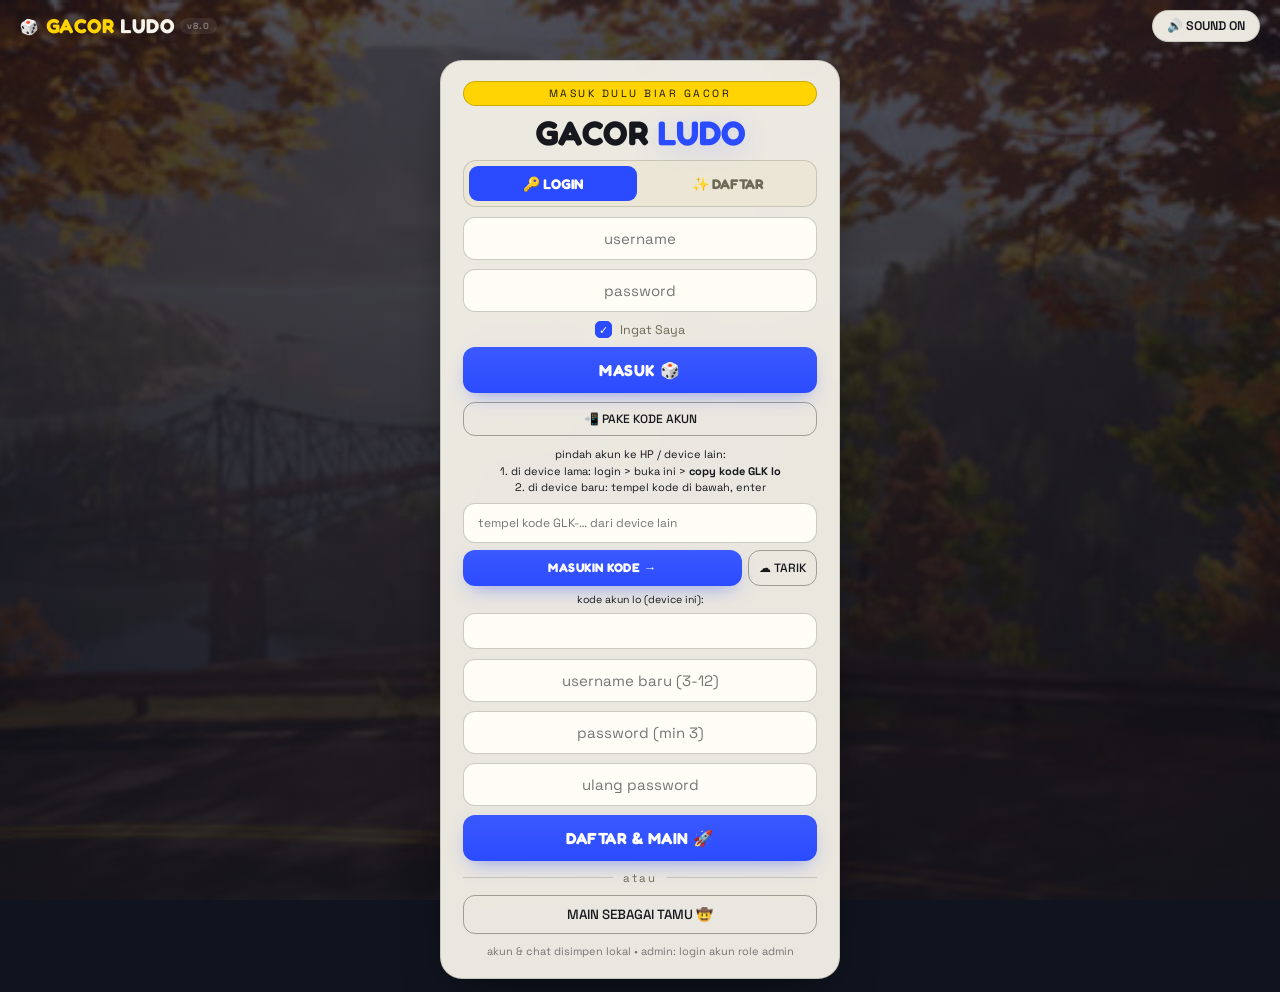
<file: index.html>
<!DOCTYPE html>
<html lang="id">
<head>
<meta charset="UTF-8">
<meta name="viewport" content="width=device-width, initial-scale=1, viewport-fit=cover">
<meta name="theme-color" content="#141B2E">
<title>GACOR LUDO — Ludo Online 4 Pemain</title>
<link rel="preconnect" href="https://fonts.googleapis.com">
<link rel="preconnect" href="https://fonts.gstatic.com" crossorigin>
<link href="https://fonts.googleapis.com/css2?family=Fredoka:wght@400;500;600;700&family=Space+Grotesk:wght@400;500;700&display=swap" rel="stylesheet">
<link rel="stylesheet" href="css/style.css?v=8.0">
</head>
<body>
<div id="bg"><img id="bgImg" src="assets/img/bg-lobby.jpg" alt=""><div class="bgShade"></div></div>

<header id="top">
<div id="brand"><span class="diceIco">🎲</span><span class="b1">GACOR</span><span class="b2">LUDO</span><span class="ver" title="kalau versi lo beda dari ini, hard refresh (Ctrl+Shift+R)">v8.0</span></div>
  <div id="topBtns">
    <span id="userChip" class="chip" hidden></span>
    <span id="roomChip" class="chip" hidden></span>
    <button id="sndBtn" class="chipBtn">🔊 SOUND ON</button>
    <button id="adminBtn" class="chipBtn" hidden>📊 ADMIN</button>
    <button id="quitBtn" class="chipBtn danger" hidden>KELUAR</button>
  </div>
</header>

<main>
  <!-- AUTH -->
  <section id="scr-auth" class="screen">
    <div class="authBox">
      <div class="badge">MASUK DULU BIAR GACOR</div>
      <h1 class="authTitle">GACOR <span>LUDO</span></h1>
      <div class="authTabs">
        <button id="tabLogin" class="on">🔑 LOGIN</button>
        <button id="tabReg">✨ DAFTAR</button>
      </div>
      <div class="authForm" id="fLogin">
        <input id="loginUser" class="aIn" maxlength="12" placeholder="username" autocomplete="off">
        <input id="loginPw" class="aIn" type="password" maxlength="24" placeholder="password">
        <label class="remember"><input type="checkbox" id="rememberMe" checked><span class="cbx"></span>Ingat Saya</label>
        <button id="btnLogin" class="go big">MASUK 🎲</button>
        <button type="button" id="accCodeBtn" class="ghost" style="font-size:12px;padding:8px 12px">📲 PAKE KODE AKUN</button>
      </div>
      <div class="authForm" id="accCodeBox" hidden style="gap:7px">
        <div class="mut" style="font-size:11px;line-height:1.5">pindah akun ke HP / device lain:<br>1. di device lama: login &gt; buka ini &gt; <b>copy kode GLK lo</b><br>2. di device baru: tempel kode di bawah, enter</div>
        <input id="codeAccIn" class="aIn" style="font-size:12px;text-align:left" placeholder="tempel kode GLK-… dari device lain" autocomplete="off">
        <div style="display:flex;gap:6px">
          <button type="button" id="codeAccUse" class="go" style="flex:1;font-size:12.5px">MASUKIN KODE →</button>
          <button type="button" id="codeAccPull" class="ghost" style="font-size:12px;padding:8px 10px" title="tarik akun dari device lain yang lagi online">☁️ TARIK</button>
        </div>
        <div style="font-size:10.5px" class="mut">kode akun lo (device ini):</div>
        <input id="codeAccGet" class="aIn" style="font-size:11px;text-align:left;font-family:monospace" readonly onclick="this.select()">
      </div>
      <div class="authForm" id="fReg" hidden>
        <input id="regUser" class="aIn" maxlength="12" placeholder="username baru (3-12)" autocomplete="off">
        <input id="regPw" class="aIn" type="password" maxlength="24" placeholder="password (min 3)">
        <input id="regPw2" class="aIn" type="password" maxlength="24" placeholder="ulang password">
        <button id="btnReg" class="go big">DAFTAR &amp; MAIN 🚀</button>
      </div>
      <div class="authSep">atau</div>
      <button id="btnGuest" class="ghost">MAIN SEBAGAI TAMU 🤠</button>
      <p class="foot">akun &amp; chat disimpen lokal • admin: login akun role admin</p>
    </div>
  </section>

  <!-- MENU / LOBBY (100vh fit) -->
  <section id="scr-menu" class="screen" hidden>
    <div class="hero">
      <div class="badge">ONLINE • ROOM CODE • LAWAN BOT • 4 PEMAIN</div>
      <h1>GACOR <span>LUDO</span></h1>
    </div>
    <div class="menuGrid">
      <div class="modes">
        <div class="mcard">
          <div class="mt">🤖 LAWAN BOT</div>
          <div class="seg" id="botN"><button data-v="1" class="on">1 BOT</button><button data-v="2">2 BOT</button><button data-v="3">3 BOT</button></div>
          <button class="go" data-mode="bot">GAS MAIN →</button>
        </div>
        <div class="mcard">
          <div class="mt">🌐 BUAT ROOM</div>
          <div class="md">Main online beneran. Dapet kode room, share ke temen-temen lo.</div>
          <div class="seg" id="roomMode"><button data-v="public" class="on">🌍 PUBLIK</button><button data-v="private">🔒 PRIVAT</button></div>
          <input id="roomPwIn" class="codeIn" type="password" maxlength="12" placeholder="PW ROOM (privat)" autocomplete="off" hidden>
          <button class="go" data-mode="host">BUAT ROOM →</button>
        </div>
        <div class="mcard">
          <div class="mt">🔑 JOIN ROOM</div>
          <input id="codeIn" class="codeIn" maxlength="6" placeholder="KODE" autocomplete="off">
          <input id="pwIn" class="codeIn" type="password" maxlength="12" placeholder="PW (kalo privat)" autocomplete="off">
          <button class="go" data-mode="join">MASUK ROOM →</button>
        </div>
        <div class="mcard">
          <div class="mt">🌍 ROOM PUBLIK</div>
          <div id="pubBox" class="pubList"><span class="mut">sepi — belum ada room publik 🌙</span></div>
        </div>
        <div class="mcard">
          <div class="mt">📜 RIWAYAT</div>
          <div id="histBox" class="histBox">belum ada game — gas main dulu!</div>
        </div>
      </div>
      <div class="chatBox menuChat">
        <div class="ft">💬 CHAT GLOBAL</div>
        <div class="chatList" data-room="global"></div>
        <form class="chatForm"><input maxlength="120" placeholder="ngobong sama semua…" autocomplete="off"><button type="submit" class="go">➤</button></form>
      </div>
    </div>
    <p class="foot">dadu jujur • token nggak bisa ditipu • semoga gacor 🍀</p>
  </section>

  <!-- LOBBY ROOM -->
  <section id="scr-lobby" class="screen" hidden>
    <div class="lob">
      <div class="lobT">LOBI ROOM</div>
      <div class="codeBig"><span id="codeTxt">·····</span><button id="copyBtn" title="copy kode">📋</button></div>
      <div class="lobHint">share kode ini ke temen lo — host bisa isi kursi kosong pake bot.</div>
      <div id="seatList"></div>
      <div class="chatBox lobChat">
        <div class="ft">💬 CHAT ROOM</div>
        <div class="chatList" data-room="lobby"></div>
        <form class="chatForm"><input maxlength="120" placeholder="santai dulu, ngobrol…" autocomplete="off"><button type="submit" class="go">➤</button></form>
      </div>
      <div class="lobBtns">
        <button id="startBtn" class="go big">MULAI MAIN 🎲</button>
        <button id="leaveBtn" class="ghost">KELUAR</button>
      </div>
    </div>
  </section>

  <!-- GAME -->
  <section id="scr-game" class="screen" hidden>
    <div id="boardCol">
      <div id="boardWrap">
        <div id="boardBox">
          <!-- 4 slot dadu di luar papan: nempel pangkalan masing-masing -->
          <div class="diceSlot" id="slot-red" data-seat="0"><div class="slotRing"></div></div>
          <div class="diceSlot" id="slot-green" data-seat="1"><div class="slotRing"></div></div>
          <div class="diceSlot" id="slot-yellow" data-seat="2"><div class="slotRing"></div></div>
          <div class="diceSlot" id="slot-blue" data-seat="3"><div class="slotRing"></div></div>
          <div id="board"></div>
          <!-- dadu 3D + hint: pencet dadu buat lempar -->
          <div id="diceDock" hidden>
            <div class="diceWrap" id="diceWrap"><div class="dice" id="dice"><div class="cube" id="cube"></div></div></div>
            <div id="diceHint">…</div>
          </div>
        </div>
      </div>
    </div>
    <aside id="side">
      <div id="turnbar"><span class="td" id="turnDot"></span><span id="turnTxt">…</span></div>
      <div class="chatBox">
        <div class="ft chatTog" title="pencet buat gedein / kecilin chat">💬 CHAT MATCH <span class="togIco">⤢</span></div>
        <div class="chatList" data-room="global"></div>
        <form class="chatForm"><input id="chatIn" maxlength="120" placeholder="ngomong dong…" autocomplete="off"><button type="submit" class="go">➤</button></form>
      </div>
    </aside>
  </section>

  <!-- ADMIN (dipisah section, di bawah — buka via tombol ADMIN yang cuma muncul buat role admin) -->
  <section id="scr-admin" class="screen" hidden>
    <div class="adminWrap">
      <div class="aHead">
        <h1 class="admTitle">📊 ADMIN <span>GACOR LUDO</span></h1>
        <button class="chipBtn" id="admBack">← BALIK GAME</button>
      </div>

      <div id="lockCard" class="aCard">
        <h2>🔒 MASUK DASHBOARD</h2>
        <div class="mut" style="font-size:12px;margin-top:-6px">masuk pakai username &amp; password akun role admin 👑 — setting kebuka setelah pw bener</div>
        <div class="pwForm">
          <input id="admUser" placeholder="username admin" autocomplete="off">
          <input id="admPw" type="password" placeholder="password akun" autocomplete="off">
          <button class="aBtn gold" id="admGo">BUKA 🔓</button>
        </div>
      </div>

      <div id="dash" hidden>
        <div class="statRow">
          <div class="stat"><div class="n" id="stUsers">0</div><div class="l">AKUN</div></div>
          <div class="stat"><div class="n" id="stOnline">0</div><div class="l">ONLINE</div></div>
          <div class="stat"><div class="n" id="stGames">0</div><div class="l">GAME</div></div>
          <div class="stat"><div class="n" id="stChat">0</div><div class="l">CHAT</div></div>
        </div>

        <div class="aCard">
          <h2>🟢 YANG ONLINE <span class="mut" id="onlineWhen"></span></h2>
          <div id="onlineList"></div>
        </div>

        <div class="aCard">
          <h2>👤 AKUN + PASSWORD <button class="aBtn" id="togglePw">👁️ TAMPILIN</button></h2>
          <div style="overflow-x:auto"><table id="userTable"></table></div>
        </div>

        <div class="aCard">
          <h2>💬 CHAT PEMAIN <button class="aBtn danger" id="clearChat">🗑️ HAPUS SEMUA</button></h2>
          <div id="chatView" style="max-height:280px;overflow-y:auto"></div>
        </div>

        <div class="aCard">
          <h2>🏆 RIWAYAT GAME</h2>
          <div id="gameView" style="max-height:280px;overflow-y:auto"></div>
        </div>

        <div class="aCard">
          <h2>⚙️ GANTI PASSWORD AKUN LO <span class="mut" id="whoAmI"></span></h2>
          <div class="pwForm">
            <input id="oldPw" type="password" placeholder="password lama">
            <input id="newPw" type="password" placeholder="password baru (min 3)">
            <input id="newPw2" type="password" placeholder="ulang password baru">
            <button class="aBtn gold" id="savePw">GANTI PASSWORD 🔑</button>
          </div>
          <div class="mut" style="font-size:11px">tiap akun admin ganti password-nya sendiri — gak ada kode default global lagi</div>
          <div class="aBtns" style="margin-top:10px">
            <button class="aBtn" id="expBtn">⬇️ EXPORT DATABASE</button>
            <label class="aBtn" style="cursor:pointer">⬆️ IMPORT<input type="file" id="impFile" accept=".json" hidden></label>
          </div>
        </div>
      </div>
    </div>
  </section>
</main>

<div id="toasts"></div>
<div id="modal" hidden><div class="mbox" id="mbox"></div></div>
<div id="eatFlash"></div>
<canvas id="fx"></canvas>

<script src="js/db.js?v=8.0"></script>
<script src="js/game.js?v=8.0"></script>
<script src="js/net.js?v=8.0"></script>
<script src="js/ui.js?v=8.0"></script>
<script src="js/main.js?v=8.0"></script>
<script src="js/sync.js?v=8.0"></script>
<script src="js/admin.js?v=8.0"></script>
</body>
</html>
</file>
<file: css/style.css>
:root{
  --bg:#10141F; --panel:rgba(246,243,234,.95); --panel2:#EFE9D8; --line:rgba(23,20,12,.16);
  --txt:#16181D; --mut:#6E6957; --gold:#FFD400; --gold2:#FFE066; --pri:#2B4BFF; --priD:#1E3AE0;
  --red:#E5484D; --redD:#B3383C; --green:#2FBF71; --greenD:#1F8A50;
  --yellow:#F2B705; --yellowD:#B98A04; --blue:#3E8BFF; --blueD:#2A5FB3;
  --cell:#F5EFE2; --ivory:#FDFBF4;
  --dsz:64px;
}
*{box-sizing:border-box;-webkit-tap-highlight-color:transparent}
html,body{margin:0;padding:0;height:100%}
body{
  background:var(--bg); color:var(--txt);
  font-family:'Space Grotesk',system-ui,Segoe UI,sans-serif;
  min-height:100dvh; overflow-x:hidden;
}
button{font-family:inherit;border:none;background:none;color:inherit;cursor:pointer}
input{font-family:inherit}
h1,h2,h3,.disp{font-family:'Fredoka','Segoe UI',sans-serif}

/* ===== background gambar (lobby & match) — TETAP, warna UI di atasnya yang dibenah ===== */
#bg{position:fixed;inset:0;z-index:-2;overflow:hidden;background:var(--bg)}
#bgImg{width:100%;height:100%;object-fit:cover;position:absolute;inset:0}
.bgShade{position:absolute;inset:0;background:
  linear-gradient(180deg, rgba(10,14,26,.72), rgba(10,14,26,.85)),
  radial-gradient(1000px 600px at 75% -10%, rgba(43,75,255,.12), transparent 60%),
  radial-gradient(900px 600px at -10% 110%, rgba(255,212,0,.07), transparent 55%)}
body[data-scene="game"] #bgImg{content:url('../assets/img/bg-match.jpg')}

/* ===== topbar ===== */
#top{display:flex;align-items:center;justify-content:space-between;gap:10px;
  padding:10px 20px;max-width:1280px;margin:0 auto}
#brand{font-family:'Fredoka';font-weight:700;font-size:20px;letter-spacing:.5px;display:flex;gap:6px;align-items:baseline;user-select:none;flex:none}
#brand .b1{color:var(--gold)}
#brand .b2{color:#F6F3EA}
#brand .diceIco{font-size:15px;transform:rotate(-12deg) translateY(-1px)}
#brand .ver{font-size:9px;letter-spacing:1px;color:#F6F3EA66;background:#F6F3EA14;border-radius:999px;padding:2px 7px;font-family:'Space Grotesk';align-self:center}
#topBtns{display:flex;gap:8px;align-items:center;min-width:0}
#topBtns > *{flex-shrink:1}
.chip{background:var(--panel);border:1px solid var(--line);border-radius:999px;
  padding:5px 12px;font-size:12px;color:var(--mut);letter-spacing:1px;backdrop-filter:blur(8px)}
.chipBtn{background:var(--panel);border:1px solid var(--line);border-radius:999px;
  padding:7px 14px;font-size:12.5px;font-weight:600;color:var(--txt);transition:.18s;backdrop-filter:blur(8px)}
.chipBtn:hover{border-color:var(--pri);color:var(--pri)}
.chipBtn.danger:hover{border-color:var(--red);color:var(--red)}

main{max-width:1280px;margin:0 auto;padding:0 20px 4px}
.screen[hidden]{display:none!important}

/* ===== glass card ===== */
.glass{background:var(--panel);border:1px solid var(--line);border-radius:22px;
  backdrop-filter:blur(14px);box-shadow:0 18px 50px -20px #000a}

/* ===== auth (kartu cream) ===== */
#scr-auth{display:flex;justify-content:center;align-items:center;min-height:calc(100dvh - 66px);padding:8px 0}
.authBox{width:100%;max-width:400px;display:flex;flex-direction:column;gap:10px;
  padding:20px 22px;text-align:center;
  background:var(--panel);border:1px solid var(--line);border-radius:22px;
  backdrop-filter:blur(14px);box-shadow:0 18px 50px -20px #000a}
.authTitle{font-size:34px;margin:0;line-height:1;color:var(--txt)}
.authTitle span{color:var(--pri);text-shadow:0 6px 30px #2B4BFF33}
.authTabs{display:flex;gap:6px;background:rgba(236,230,212,.8);border:1px solid var(--line);border-radius:13px;padding:5px}
.authTabs button{flex:1;padding:9px 0;border-radius:9px;font-weight:700;font-size:14px;color:var(--mut);font-family:'Fredoka'}
.authTabs button.on{background:var(--pri);color:#fff}
.authForm{display:flex;flex-direction:column;gap:9px}
.aIn{background:#FFFDF6;border:1px solid rgba(23,20,12,.22);border-radius:12px;color:var(--txt);
  font-size:15px;padding:11px 14px;outline:none;text-align:center}
.aIn:focus{border-color:var(--pri)}
.remember{display:flex;align-items:center;gap:8px;justify-content:center;font-size:12.5px;color:var(--mut);cursor:pointer;user-select:none}
.remember input{display:none}
.remember .cbx{width:17px;height:17px;border-radius:5px;border:1.5px solid var(--mut);display:inline-grid;place-items:center;transition:.15s;flex:none}
.remember .cbx::after{content:'✓';font-size:11px;color:#fff;opacity:0;transform:scale(.4);transition:.15s}
.remember input:checked + .cbx{background:var(--pri);border-color:var(--pri)}
.remember input:checked + .cbx::after{opacity:1;transform:scale(1)}
.authSep{color:var(--mut);font-size:11.5px;letter-spacing:2px;display:flex;align-items:center;gap:10px}
.authSep::before,.authSep::after{content:'';flex:1;height:1px;background:var(--line)}
.authBox .foot{color:rgba(22,24,29,.55)}

/* ===== menu 100vh fit + chat global ===== */
#scr-menu{display:flex;flex-direction:column;gap:8px;min-height:calc(100dvh - 66px);justify-content:center}
.hero{display:flex;flex-direction:column;align-items:center;gap:8px;text-align:center}
.hero h1{font-size:clamp(36px,5.5vh,56px);margin:0;line-height:1;color:#F6F3EA}
.hero h1 span{color:var(--gold);text-shadow:0 8px 34px #FFD40044}
.badge{font-size:10.5px;letter-spacing:2.5px;color:#16181D;border:1px solid rgba(23,20,12,.22);
  border-radius:999px;padding:5px 14px;background:var(--gold)}
.menuGrid{display:grid;grid-template-columns:minmax(0,1.6fr) minmax(220px,1fr);gap:12px;width:100%}
.modes{display:grid;grid-template-columns:repeat(auto-fit,minmax(210px,1fr));gap:10px}
.mcard{background:var(--panel);border:1px solid var(--line);border-radius:18px;padding:13px;
  display:flex;flex-direction:column;gap:8px;backdrop-filter:blur(14px);
  transition:transform .2s,border-color .2s,box-shadow .2s}
.mcard:hover{transform:translateY(-3px);border-color:#FFD40099;box-shadow:0 16px 40px -16px #000c}
.mt{font-family:'Fredoka';font-weight:600;font-size:15.5px;letter-spacing:.4px}
.md{color:var(--mut);font-size:12px;line-height:1.45;flex:1}
.seg{display:flex;gap:5px;background:rgba(236,230,212,.8);border:1px solid var(--line);border-radius:11px;padding:4px}
.seg button{flex:1;padding:6.5px 0;border-radius:8px;font-weight:700;color:var(--mut);font-size:12.5px;transition:color .22s,background .22s}
.seg button.on{color:#16181D}
.seg button:not(.on):hover{color:var(--txt)}
.go{background:linear-gradient(180deg,#3B59FF,var(--pri));color:#fff;
  font-weight:700;font-size:13.5px;letter-spacing:.5px;border-radius:12px;padding:10px 14px;
  transition:transform .15s,box-shadow .15s,filter .15s;box-shadow:0 8px 20px -8px #2B4BFF88;font-family:'Fredoka'}
.go:hover{transform:translateY(-2px);filter:brightness(1.06)}
.go:active{transform:scale(.97)}
.go:disabled{filter:grayscale(.7) brightness(.7);cursor:not-allowed;transform:none}
.go.big{padding:13px;font-size:16px}
.go.ready{background:linear-gradient(180deg,#FFE066,var(--gold));color:#16181D;box-shadow:0 8px 22px -8px #FFD400AA;
  animation:pulseReady 1.6s ease-in-out infinite}
@keyframes pulseReady{0%,100%{transform:translateY(0)}50%{transform:translateY(-2px)}}
.ghost{border:1px solid rgba(23,20,12,.35);border-radius:12px;padding:10px 16px;color:var(--txt);font-weight:500;transition:.15s;background:transparent}
.ghost:hover{background:rgba(23,20,12,.06);border-color:rgba(23,20,12,.6)}
.codeIn{background:#FFFDF6;border:1px solid rgba(23,20,12,.22);border-radius:11px;color:var(--txt);
  font-size:16px;font-weight:700;letter-spacing:5px;text-align:center;padding:10px;outline:none;width:100%;text-transform:uppercase}
.codeIn:focus{border-color:var(--pri)}
#pwIn,#roomPwIn{letter-spacing:1.5px;font-size:14px}
.foot{color:rgba(246,243,234,.6);font-size:11px;text-align:center;margin:0}
.histBox{display:flex;flex-direction:column;gap:5px;max-height:150px;overflow-y:auto;font-size:11.5px}
.hStats{display:flex;gap:8px;flex-wrap:wrap;color:var(--txt);font-weight:600}
.hStats.mut{color:var(--mut);font-weight:400}
.hGame{display:flex;gap:8px;color:#3A3E48;line-height:1.4}
.hGame .w{color:#2FBF71;font-weight:700;white-space:nowrap}
.hGame.mut{color:#8A8368}

/* daftar room publik */
.pubList{display:flex;flex-direction:column;gap:6px;max-height:168px;overflow-y:auto;font-size:12px}
.pubList .mut{color:var(--mut)}
.pubRow{display:flex;align-items:center;gap:8px;background:#FFFDF6;border:1px solid var(--line);
  border-radius:10px;padding:7px 10px}
.pubRow .pc{font-family:'Fredoka';font-weight:700;letter-spacing:2px;color:var(--pri)}
.pubRow .ph{flex:1;color:var(--mut);overflow:hidden;text-overflow:ellipsis;white-space:nowrap}
.pubRow .go{padding:6px 10px;font-size:11px;border-radius:9px;letter-spacing:0}

/* ===== lobby room ===== */
#scr-lobby{display:flex;justify-content:center;align-items:center;min-height:calc(100dvh - 66px);padding:4px 0}
.lob{width:100%;max-width:520px;display:flex;flex-direction:column;gap:11px;padding:18px 22px;
  background:var(--panel);border:1px solid var(--line);border-radius:22px;
  backdrop-filter:blur(14px);box-shadow:0 18px 50px -20px #000a}
.lobT{font-family:'Fredoka';font-weight:600;font-size:13px;letter-spacing:3px;color:var(--mut)}
.codeBig{display:flex;align-items:center;gap:12px}
#codeTxt{font-family:'Fredoka';font-size:42px;font-weight:700;letter-spacing:11px;color:var(--txt)}
#copyBtn{font-size:20px;background:var(--panel2);border:1px solid var(--line);border-radius:11px;padding:8px 12px;transition:.15s}
#copyBtn:hover{border-color:var(--pri)}
.lobHint{color:var(--mut);font-size:12px}
#seatList{display:flex;flex-direction:column;gap:7px}
.lobChat{flex:none}
.lobChat .chatList{height:120px;flex:none}
.srow{display:flex;align-items:center;gap:11px;background:rgba(236,230,212,.75);border:1px solid var(--line);
  border-radius:12px;padding:9px 12px}
.sdot{width:15px;height:15px;border-radius:50%;flex:none;box-shadow:inset 0 -2px 3px #0006}
.sname{flex:1;font-weight:600;font-size:13.5px;min-width:0;overflow:hidden;text-overflow:ellipsis;white-space:nowrap;color:var(--txt)}
.sname .mut{color:var(--mut);font-weight:400}
.sTag{font-size:10px;letter-spacing:1px;color:var(--mut);border:1px solid var(--line);border-radius:999px;padding:3px 8px;white-space:nowrap}
.sBtns{display:flex;gap:5px}
.sBtns button{background:#FFFDF6;border:1px solid var(--line);border-radius:8px;padding:5px 9px;font-size:11.5px;transition:.15s}
.sBtns button:hover{border-color:var(--pri)}
.sBtns button.on{background:var(--gold);color:#16181D;border-color:var(--gold);font-weight:700}
.lobBtns{display:flex;gap:9px}
.lobBtns .go{flex:1}

/* ===== game layout: papan tengah, fit 1 layar ===== */
#scr-game{display:grid;grid-template-columns:minmax(0,1fr) 300px;gap:14px;align-items:stretch;box-sizing:border-box;
  height:calc(100dvh - 60px);min-height:430px}
#boardCol{display:flex;align-items:center;justify-content:center;min-width:0;min-height:0}
#boardWrap{display:flex;flex-direction:column;align-items:center;justify-content:center;gap:8px;width:100%;height:100%;min-height:0}
#boardBox{position:relative;height:100%;aspect-ratio:1;max-width:100%;min-height:0}

/* 4 slot dadu di luar papan — nempel pangkalan masing-masing */
.diceSlot{position:absolute;width:var(--dslot,72px);height:var(--dslot,72px);border-radius:16px;
  background:rgba(18,20,26,.62);border:1.5px dashed rgba(246,243,234,.32);
  display:grid;place-items:center;transition:border-color .3s, box-shadow .3s, background .3s;z-index:5}
.diceSlot .slotRing{position:absolute;inset:-6px;border-radius:19px;border:2.5px solid transparent;transition:.3s;pointer-events:none}
.diceSlot.active{border-style:solid;border-color:#FFD400CC;background:rgba(255,212,0,.08);
  box-shadow:0 0 26px -4px #FFD40066, inset 0 0 18px rgba(255,212,0,.10)}
.diceSlot.active .slotRing{border-color:var(--gold);animation:slotPulse 1.5s ease-in-out infinite}
@keyframes slotPulse{0%,100%{opacity:.35;transform:scale(1)}50%{opacity:1;transform:scale(1.04)}}
/* merah kiri-atas, hijau kanan-atas, biru kiri-bawah, kuning kanan-bawah */
#slot-red{left:calc(-1 * var(--dslot,72px) - 10px);top:4%}
#slot-green{right:calc(-1 * var(--dslot,72px) - 10px);top:4%}
#slot-blue{left:calc(-1 * var(--dslot,72px) - 10px);bottom:4%}
#slot-yellow{right:calc(-1 * var(--dslot,72px) - 10px);bottom:4%}

/* tombol LEMPAR dihapus — pencet dadu langsung buat lempar */
.rollMain{display:none!important}

/* board */
#board{position:relative;width:100%;aspect-ratio:1;display:grid;
  grid-template-columns:repeat(15,1fr);grid-template-rows:repeat(15,1fr);
  gap:2px;padding:8px;background:rgba(20,25,38,.92);border:1px solid #ffffff14;border-radius:20px;
  box-shadow:0 30px 70px -30px #000e, 0 0 0 1px #0009, inset 0 1px 0 #ffffff10}
.cell{position:relative;background:var(--cell);border-radius:22%;box-shadow:inset 0 0 0 1px #E0D5BE}
.cell.star::after{content:'★';position:absolute;inset:0;display:grid;place-items:center;
  color:#C79A1B;font-size:min(3.4vw,18px);opacity:.95}
.cell.start{position:relative}
.cell.start::after{position:absolute;inset:0;display:grid;place-items:center;
  color:#ffffffd9;font-size:min(2.6vw,14px);font-weight:700;font-family:'Fredoka'}
.cell.hcol{position:relative}
.cell.hcol::after{position:absolute;inset:0;display:grid;place-items:center;color:#ffffff70;font-size:min(2.8vw,15px)}
.base{border-radius:14%;position:relative;box-shadow:inset 0 0 0 2px #0003, inset 0 -10px 26px #0004}
.bslots{position:absolute;inset:11%;display:grid;grid-template:1fr 1fr / 1fr 1fr;gap:9%}
.slot{background:var(--ivory);border-radius:50%;box-shadow:inset 0 0 0 3px #00000018, inset 0 -5px 9px #00000012, 0 2px 4px #0004}
#homeC{border-radius:10%;position:relative;overflow:hidden;
  box-shadow:inset 0 0 0 2px #0003, inset 0 -12px 26px #0004}
#homeC::before{content:'';position:absolute;inset:0;
  background:conic-gradient(from 45deg, var(--yellow) 0 25%, var(--blue) 0 50%, var(--red) 0 75%, var(--green) 0)}
#homeC::after{content:'★';position:absolute;inset:0;display:grid;place-items:center;
  font-size:min(3vw,16px);color:#fffdfc;filter:drop-shadow(0 2px 3px #0006);z-index:2}
.base.turn::after{content:'';position:absolute;inset:0;border-radius:inherit;border:3px solid var(--gold);pointer-events:none;animation:baseGlow 1.6s ease-in-out infinite}
@keyframes baseGlow{0%,100%{opacity:.22}50%{opacity:1}}

/* dadu 3D di slot */
#diceDock{display:none;flex-direction:column;align-items:center;gap:4px}
.diceSlot #diceDock{display:flex}
.diceWrap{animation:diceBob 2.6s ease-in-out infinite}
@keyframes diceBob{0%,100%{transform:translateY(0) rotate(-2deg)}50%{transform:translateY(-4px) rotate(2deg)}}
.dice{width:calc(var(--dslot,72px) * .62);height:calc(var(--dslot,72px) * .62);--dszf:calc(var(--dslot,72px) * .62);perspective:460px;cursor:pointer}
.diceWrap.mine{filter:drop-shadow(0 0 14px #FFD400AA)}
.cube{width:100%;height:100%;position:relative;transform-style:preserve-3d;
  transition:transform .82s cubic-bezier(.18,.68,.24,1)}
.f{position:absolute;inset:0;background:linear-gradient(150deg,var(--ivory),#EAE1CC);
  border-radius:11%;display:grid;grid-template:repeat(3,1fr)/repeat(3,1fr);place-items:center;padding:15%;
  box-shadow:inset 0 0 0 2.5px #00000022, inset 0 -7px 12px #00000014;
  backface-visibility:hidden;-webkit-backface-visibility:hidden} /* radius kecil + backface hidden: muka dadu gak bolong/pecah pas muter */
.pip{width:68%;height:68%;border-radius:50%;background:radial-gradient(circle at 35% 30%, #434E63, #171E2B)}
.f1{transform:translateZ(calc(var(--dszf,40px)/2))}
.f2{transform:rotateX(90deg) translateZ(calc(var(--dszf,40px)/2))}
.f3{transform:rotateY(90deg) translateZ(calc(var(--dszf,40px)/2))}
.f4{transform:rotateY(-90deg) translateZ(calc(var(--dszf,40px)/2))}
.f5{transform:rotateX(-90deg) translateZ(calc(var(--dszf,40px)/2))}
.f6{transform:rotateY(180deg) translateZ(calc(var(--dszf,40px)/2))}
#diceHint{font-size:10px;color:rgba(246,243,234,.8);text-align:center;min-height:12px;max-width:110px;line-height:1.25}

/* token */
.tok{position:absolute;left:0;top:0;will-change:transform;pointer-events:auto;z-index:20;
  filter:drop-shadow(0 4px 5px #0008);transition:transform .15s ease}
.tok .bd{position:absolute;inset:0;border-radius:50%;
  box-shadow:inset 0 -4px 7px #0006, inset 0 3px 4px #fff4, 0 3px 5px #0007}
.tok .bd::before{content:'';position:absolute;left:17%;top:10%;width:32%;height:24%;border-radius:50%;
  background:#fffdfcb0;filter:blur(1.2px)}
.tok .ring{position:absolute;inset:-24%;border-radius:50%;border:3px solid var(--gold);
  opacity:0;pointer-events:none}
.tok.can{cursor:pointer;z-index:30}
.tok.can .ring{opacity:1;animation:ringPulse 1s ease-in-out infinite}
.tok.can .bd{animation:tokBob .72s ease-in-out infinite}
.tok.moving{z-index:80}
.tok.moving .ring{opacity:0}
.tok .cnt{position:absolute;top:-7px;right:-7px;min-width:17px;height:17px;border-radius:999px;
  background:#0C1017;border:1.5px solid var(--gold);color:var(--gold);font-size:10.5px;font-weight:700;
  display:none;place-items:center;padding:0 3px;z-index:5}
@keyframes ringPulse{0%,100%{transform:scale(.94);opacity:.45}50%{transform:scale(1.12);opacity:1}}
@keyframes tokBob{0%,100%{transform:translateY(0) scale(1)}50%{transform:translateY(-14%) scale(1.05,.95)}}

/* ===== sidebar: chat match ===== */
#side{display:flex;flex-direction:column;gap:10px;height:calc(100dvh - 80px);min-height:420px}
#turnbar{display:flex;align-items:center;gap:9px;background:var(--panel);border:1px solid var(--line);
  border-radius:999px;padding:9px 16px;font-size:13px;font-weight:600;letter-spacing:.4px;min-height:38px;backdrop-filter:blur(10px);flex:none}
#turnbar .td{width:10px;height:10px;border-radius:50%;flex:none}
.chatBox{display:flex;flex-direction:column;gap:8px;padding:12px 13px;min-height:0;
  background:var(--panel);border:1px solid var(--line);border-radius:16px;backdrop-filter:blur(14px)}
#side .chatBox{flex:1}
.chatBox .ft{font-size:10.5px;letter-spacing:2px;color:var(--mut);flex:none}
.chatList{display:flex;flex-direction:column;gap:6px;overflow-y:auto;font-size:12.5px;min-height:0;padding-right:2px}
.chatList::-webkit-scrollbar{width:5px}
.chatList::-webkit-scrollbar-thumb{background:#D9D2BC;border-radius:3px}
.cLine{display:flex;gap:7px;line-height:1.4;animation:feedIn .25s ease}
.cLine .who{font-weight:700;white-space:nowrap}
.cLine .tx{color:#3A3E48;word-break:break-word}
.cLine.me .tx{color:var(--pri)}
.cLine .who .cbdg{display:inline-block;width:9px;height:9px;border-radius:50%;margin-right:4px;vertical-align:baseline;box-shadow:inset 0 -1px 2px #0005}
@keyframes feedIn{from{opacity:0;transform:translateY(-6px)}}
/* toggle chat kecil↔gede (buka riwayat) — kepencet di judul CHAT MATCH */
.chatTog{cursor:pointer;user-select:none}
.chatTog:hover{color:var(--txt)}
.togIco{transition:transform .25s}
.chatBox.big .togIco{transform:rotate(180deg)}
#side .chatBox.big{flex:1.6}
#side .chatBox.big .chatList{max-height:none;flex:1}
#side .chatBox:not(.big) .chatList{min-height:120px}
.chatForm{display:flex;gap:7px;flex:none}
.chatForm input{flex:1;background:#FFFDF6;border:1px solid rgba(23,20,12,.22);border-radius:10px;color:var(--txt);
  font-size:12.5px;padding:8px 11px;outline:none;min-width:0}
.chatForm input:focus{border-color:var(--pri)}
.chatForm .go{padding:8px 14px;font-size:13px}
/* chat global di menu */
.menuChat{height:100%;min-height:200px}
.menuChat .chatList{flex:1;max-height:calc(100dvh - 240px)}

/* ===== transisi antar screen (fade+rise — simple, gak lebay) ===== */
.screen{animation:scrIn .38s cubic-bezier(.2,.9,.3,1)}
@keyframes scrIn{from{opacity:0;transform:translateY(14px)}to{opacity:1;transform:none}}
#scr-auth .authBox{animation:scrIn .42s cubic-bezier(.2,.9,.3,1) .05s backwards}
#scr-lobby .lob{animation:scrIn .42s cubic-bezier(.2,.9,.3,1) .05s backwards}
.menuGrid .mcard{animation:scrIn .4s cubic-bezier(.2,.9,.3,1) backwards}
.menuGrid .mcard:nth-child(1){animation-delay:.06s}
.menuGrid .mcard:nth-child(2){animation-delay:.11s}
.menuGrid .mcard:nth-child(3){animation-delay:.16s}
.menuGrid .mcard:nth-child(4){animation-delay:.21s}
.menuGrid .mcard:nth-child(5){animation-delay:.26s}
/* seg toggle: indikator diatur JS biar bisa dianimasikan antar tombol */
.seg{position:relative;overflow:hidden}
.seg button{transition:color .22s,background .22s}
.seg .segGlider{position:absolute;top:4px;bottom:4px;border-radius:8px;background:var(--gold);
  box-shadow:0 3px 10px -3px #FFD40099;transition:left .28s cubic-bezier(.3,1.2,.4,1),width .28s cubic-bezier(.3,1.2,.4,1);
  pointer-events:none;z-index:0}
.seg button{position:relative;z-index:1}

/* toasts, modal, fx */
#toasts{position:fixed;top:14px;left:50%;transform:translateX(-50%);z-index:400;
  display:flex;flex-direction:column;gap:8px;align-items:center;pointer-events:none;width:max-content;max-width:92vw}
.toast{background:rgba(20,22,28,.96);border:1px solid rgba(246,243,234,.2);color:#F6F3EA;border-radius:999px;padding:9px 20px;
  font-size:13.5px;font-weight:600;box-shadow:0 14px 40px -12px #000d;animation:toastIn .28s ease;text-align:center;backdrop-filter:blur(10px)}
@keyframes toastIn{from{opacity:0;transform:translateY(-14px) scale(.92)}}
#modal{position:fixed;inset:0;z-index:500;background:rgba(5,7,11,.78);display:grid;place-items:center;padding:20px}
#modal[hidden]{display:none}
.mbox{background:var(--panel2);border:1px solid var(--line);border-radius:26px;padding:28px;max-width:480px;width:100%;
  text-align:center;box-shadow:0 40px 100px -30px #000;animation:mIn .35s cubic-bezier(.2,.9,.3,1.2)}
@keyframes mIn{from{opacity:0;transform:translateY(26px) scale(.93)}}
.mbox h2{margin:0 0 6px;font-size:26px;font-weight:700;color:var(--txt)}
.mbox .msub{color:var(--mut);font-size:13.5px;margin-bottom:18px}
.podium{display:flex;justify-content:center;align-items:flex-end;gap:10px;margin:18px 0 22px}
.pcol{display:flex;flex-direction:column;align-items:center;gap:7px}
.pcol .medal{font-size:24px}
.pcol .pav{width:44px;height:44px;border-radius:50%;display:grid;place-items:center;font-family:'Fredoka';font-weight:700;color:#fff;font-size:18px;box-shadow:inset 0 -4px 7px #0005}
.pcol .pn2{font-size:12.5px;font-weight:600;max-width:86px;overflow:hidden;text-overflow:ellipsis;white-space:nowrap}
.pcol .bar{width:58px;border-radius:9px 9px 4px 4px;background:linear-gradient(180deg,#FFD40033,#FFD40011);border:1px solid #FFD40044}
.mbtns{display:flex;gap:10px;justify-content:center;flex-wrap:wrap}
#fx{position:fixed;inset:0;z-index:600;pointer-events:none}
#eatFlash{position:fixed;inset:0;z-index:550;pointer-events:none;opacity:0}
#eatFlash.on{animation:eatFlash .55s ease-out}
@keyframes eatFlash{0%{opacity:.85}100%{opacity:0}}
.loseStamp{margin:14px auto 2px;display:inline-flex;flex-direction:column;align-items:center;gap:2px;
  font-family:'Fredoka';font-size:24px;font-weight:700;color:var(--red);animation:loseIn .5s cubic-bezier(.2,1.4,.4,1)}
.loseStamp span{font-size:11.5px;letter-spacing:2px;color:var(--mut);font-family:'Space Grotesk'}
@keyframes loseIn{0%{transform:scale(3) rotate(-14deg);opacity:0}60%{transform:scale(.92) rotate(2deg)}100%{transform:scale(1) rotate(0)}}

/* perf HP kentang: blur berat (backdrop-filter) dimatiin, panel jadi solid —
   animasi tinggal yang ringan (transform/opacity) */
@media (max-width:960px){
  #scr-game{display:flex;flex-direction:column;align-items:center;gap:10px;height:auto}
  #boardCol{width:100%}
  #boardWrap{height:auto}
  #boardBox{height:auto;aspect-ratio:auto;margin:0 auto} /* aspect-ratio:auto PENTING: slot row + papan lebih tinggi dari lebar — kalau dipaksa 1:1, papan overflow ke bawah & ketutup chat (bidak kuning/biru ilang) */
  :root{--dslot:56px;--panel:#F6F3EA;--panel2:#EFE9D8}
  /* HP: slot dadu jadi baris horizontal DI ATAS papan biar gak keluar layar */
  .diceSlot{position:static!important;width:var(--dslot,56px);height:var(--dslot,56px)}
  #boardBox{display:grid;grid-template-columns:repeat(4,1fr);justify-items:center;align-items:center;padding-top:0}
  #slot-red,#slot-green,#slot-yellow,#slot-blue{grid-row:1}
  #slot-red{grid-column:1}#slot-green{grid-column:2}#slot-yellow{grid-column:3}#slot-blue{grid-column:4} /* urutan visual = urutan giliran: merah(0) hijau(1) kuning(2) biru(3) — dulu biru&kuning kebalik, giliran keliatan "loncat" */
  #board{grid-row:2;grid-column:1/5;width:100%}
  #side{width:100%;position:static;height:auto;min-height:0}
  #side .chatBox{flex:none}
  #side .chatBox .chatList{max-height:150px;flex:none}
  #diceHint{display:none} /* hint kecil gak muat di slot HP — dadu doang */
  .chip,.chipBtn,.mcard,.aCard,.stat,.chatBox,#turnbar,.authBox,.lob,#board,.mbox{
    backdrop-filter:none;-webkit-backdrop-filter:none}
  .diceWrap{animation:none}          /* bob dadu infinite = paint tiap frame, matiin */
  .tok.can .bd{animation-duration:1.1s} /* bob token pelan dikit biar gak ngos */
  .slotPulse{animation-duration:2.2s}
  .tok{filter:none} /* drop-shadow per-token (16x) = berat di HP — bd udah ada shadow bawaan */
  #boardBox{width:min(100vw - 16px, calc(100dvh - 320px), 500px)}
  .dice{--dszf:calc(var(--dslot,56px) * .62)}
  #adminBtn{display:inline-flex}      /* ADMIN keliatan lagi di HP buat admin */
  #scr-admin{padding:14px 12px 36px}
  .adminWrap{gap:14px}
  .aCard{padding:16px}
  th,td{padding:8px 9px;font-size:11.5px}
  .aCard h2{font-size:14px;letter-spacing:1px}
  .admTitle{font-size:22px}
  .stat{padding:12px 14px}
  .stat .n{font-size:24px}
  .aBtn{padding:8px 12px;font-size:12px}
  .aBtn.mini{padding:6px 9px;font-size:11px}
  .pwForm input{min-width:110px;font-size:12.5px;padding:9px 11px}
  .pwForm{flex-direction:row}
  .pwForm .aBtn{flex:1;min-width:120px}
  #scr-menu{min-height:0;justify-content:flex-start;padding-top:12px}
  .menuGrid{grid-template-columns:1fr}
  .menuChat .chatList{max-height:180px}
  .modes{grid-template-columns:1fr 1fr}
  .mcard{padding:14px}
  .hero h1{font-size:clamp(38px,11vw,56px)}
  .authTitle{font-size:34px}
}
@media (max-width:740px){
  .modes{grid-template-columns:1fr}
  #top{padding:9px 12px;flex-wrap:wrap;row-gap:6px}
  #topBtns{flex-wrap:wrap;row-gap:6px;justify-content:flex-end;min-width:0}
  main{padding:0 10px 14px}
  #brand{font-size:16px}
  #brand .diceIco{font-size:13px}
  .chipBtn{padding:6px 10px;font-size:11px}
  .chip{padding:4px 9px;font-size:10.5px;letter-spacing:0}
  #userChip{max-width:90px;display:inline-block;white-space:nowrap;overflow:hidden;text-overflow:ellipsis}
  :root{--dslot:52px}
  #boardBox{width:min(100vw - 16px, calc(100dvh - 320px), 500px)}
  #board{gap:1.5px;padding:6px}
  #side .chatBox .chatList{max-height:130px}
  .toast{font-size:12px;padding:8px 14px;max-width:88vw}
  .mbox{padding:20px 16px}
  .mbox h2{font-size:20px}
  .pcol .pav{width:36px;height:36px;font-size:14px}
  .pcol .bar{width:44px}
  .loseStamp{font-size:19px}
  .hero h1{font-size:clamp(36px,13vw,48px)}
  .go{font-size:12.5px;padding:9px 12px}
}

/* ===== ADMIN (section dalam index.html) ===== */
#scr-admin{padding:20px 20px 48px;max-width:1000px;margin:0 auto}
.adminWrap{display:flex;flex-direction:column;gap:20px}
.aHead{display:flex;align-items:center;justify-content:space-between;gap:10px;flex-wrap:wrap}
.admTitle{font-family:'Fredoka';font-size:30px;margin:0;color:var(--txt)}
.admTitle span{color:var(--pri)}
.statRow{display:grid;grid-template-columns:repeat(auto-fit,minmax(150px,1fr));gap:14px}
.stat{background:var(--panel);border:1px solid var(--line);border-radius:16px;padding:16px 18px;backdrop-filter:blur(14px)}
.stat .n{font-family:'Fredoka';font-size:30px;font-weight:700;color:var(--pri)}
.stat .l{font-size:11px;letter-spacing:2px;color:var(--mut);margin-top:2px}
.aCard{background:var(--panel);border:1px solid var(--line);border-radius:18px;padding:22px;display:flex;flex-direction:column;gap:14px;backdrop-filter:blur(14px)}
.aCard h2{font-family:'Fredoka';font-size:16px;letter-spacing:2px;margin:0;color:var(--mut);display:flex;justify-content:space-between;align-items:center;gap:8px;flex-wrap:wrap}
table{width:100%;border-collapse:collapse;font-size:13px;color:var(--txt)}
th,td{padding:10px 12px;text-align:left;border-bottom:1px solid var(--line)}
th{color:var(--mut);font-size:10.5px;letter-spacing:1.5px;text-transform:uppercase}
td .pw{font-family:monospace;color:var(--pri);cursor:pointer}
.aBtns{display:flex;gap:8px;flex-wrap:wrap}
.aBtn{background:#FFFDF6;border:1px solid var(--line);border-radius:10px;padding:8px 14px;font-size:12.5px;font-weight:600;transition:.15s;color:var(--txt)}
.aBtn:hover{border-color:var(--pri);color:var(--pri)}
.aBtn.danger:hover{border-color:var(--red);color:var(--red)}
.aBtn.gold{background:var(--gold);color:#16181D;border-color:var(--gold)}
.aBtn.mini{padding:6px 9px;font-size:11px}
.pwForm{display:flex;gap:10px;flex-wrap:wrap}
.pwForm input{flex:1;min-width:130px;background:#FFFDF6;border:1px solid rgba(23,20,12,.22);border-radius:10px;color:var(--txt);padding:9px 12px;outline:none;font-size:13px}
.pwForm input:focus{border-color:var(--pri)}
.chatLine{display:flex;gap:8px;font-size:12.5px;padding:7px 2px;border-bottom:1px solid var(--line);align-items:baseline}
.chatLine .who{color:var(--pri);font-weight:700;white-space:nowrap}
.chatLine .rm{color:var(--mut);font-size:10.5px;white-space:nowrap}
.chatLine .tx{color:#3A3E48;word-break:break-word}
.gLine{display:flex;gap:10px;font-size:12.5px;padding:8px 2px;border-bottom:1px solid var(--line)}
.gLine .w{color:#2FBF71;font-weight:700;min-width:90px}
.gLine .ts{color:var(--mut);font-size:10.5px;margin-left:auto;white-space:nowrap}
.empty{color:#8A8368;font-size:12.5px;padding:8px 0}
#scr-admin .mut{color:var(--mut)}
@media(max-width:600px){
  #scr-admin{padding:12px 10px 30px}
  .admTitle{font-size:22px}
  th,td{padding:6px 7px;font-size:11px}
  td .pw{font-size:10px}
  .stat{padding:10px 12px}
  .stat .n{font-size:24px}
  .aCard{padding:14px}
  .aBtn{padding:7px 11px;font-size:11px}
  .pwForm input{min-width:100px;font-size:12px;padding:8px 10px}
  .gLine{flex-wrap:wrap}
}
</file>
